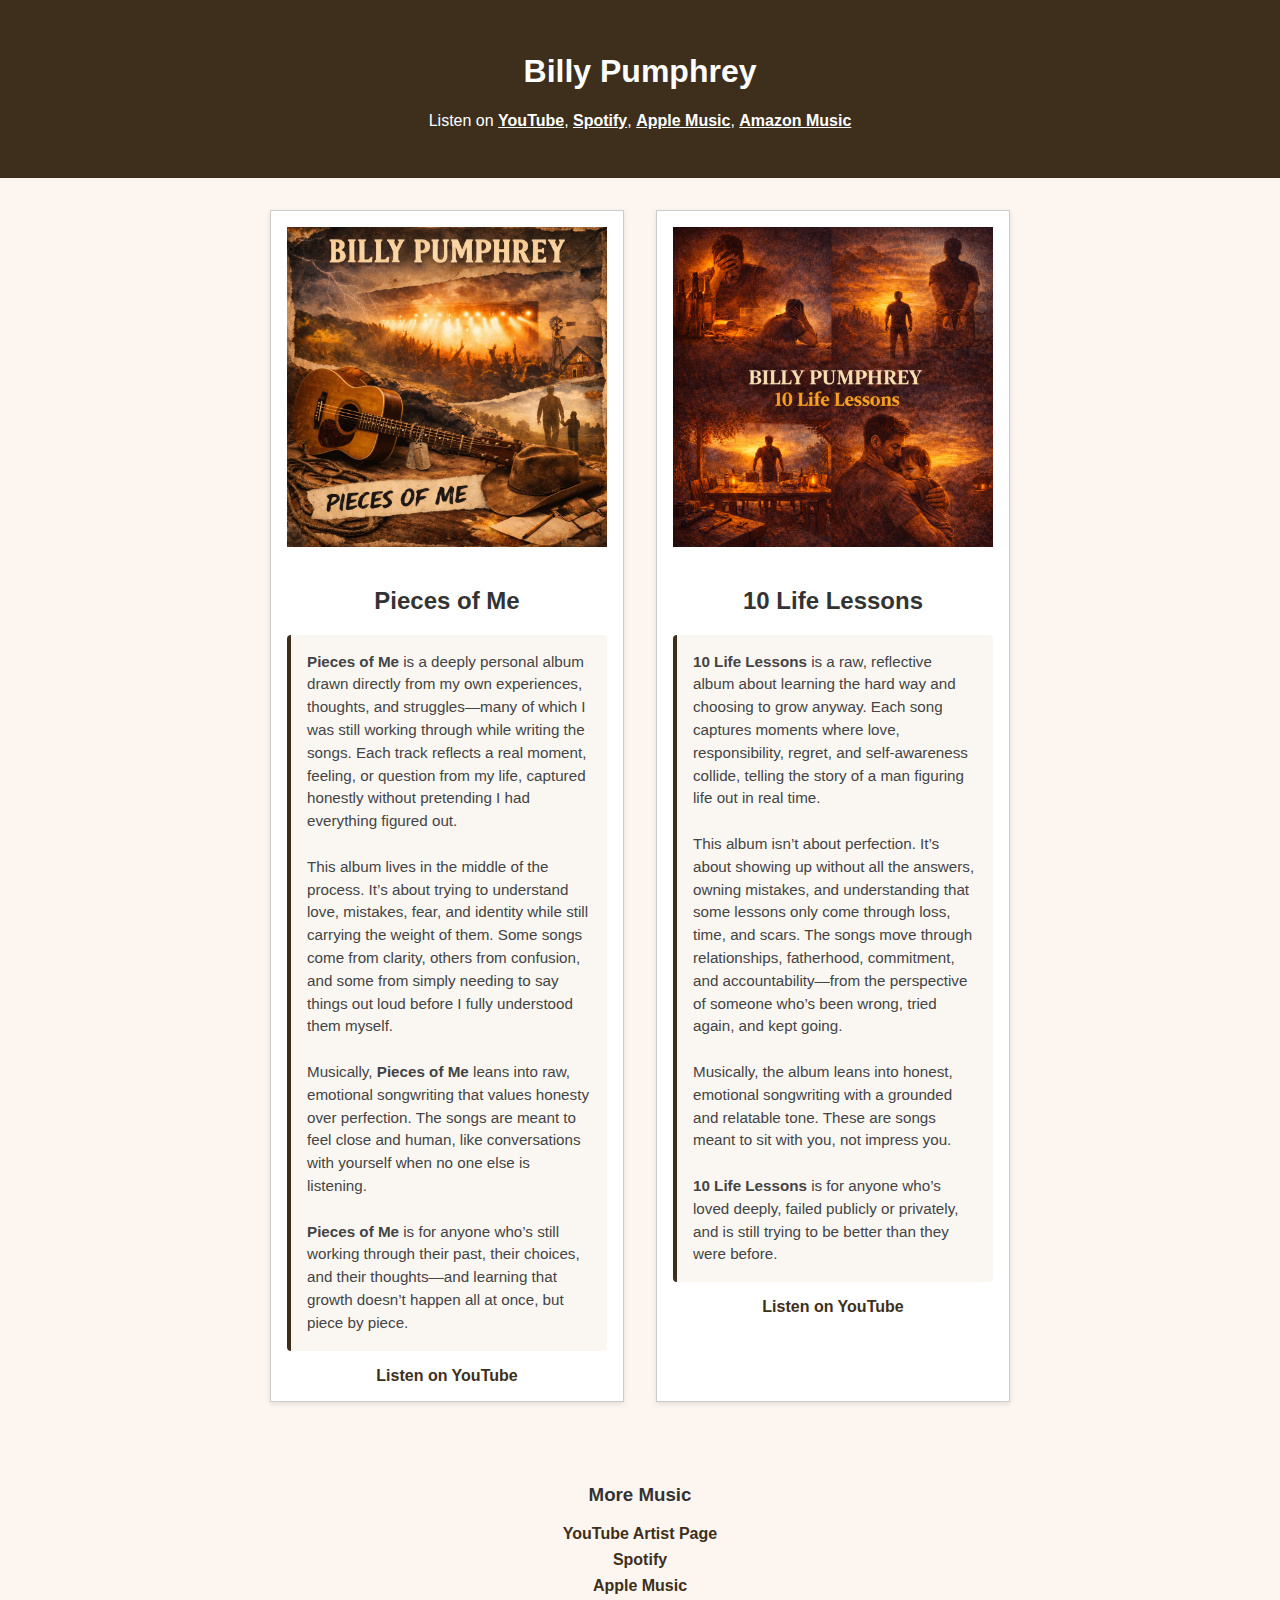
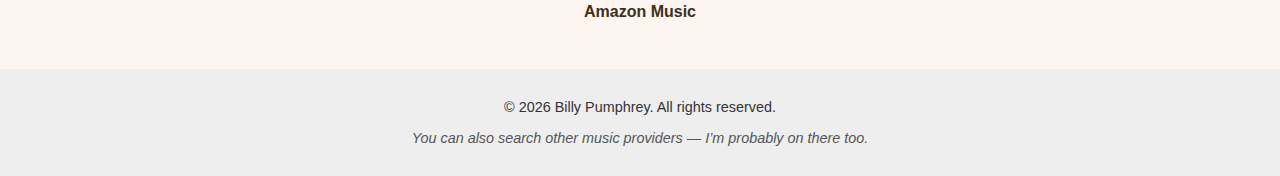
<file: index.html>
<!DOCTYPE html>
<html lang="en">
<head>
  <meta charset="UTF-8" />
  <meta name="viewport" content="width=device-width, initial-scale=1.0" />
  <title>Billy Pumphrey Music</title>
  <link rel="stylesheet" href="style.css" />
</head>

<body>
  <header>
    <h1>Billy Pumphrey</h1>
    <p>
      Listen on
      <a href="https://www.youtube.com/channel/UCyuW0DZxq4-MUfTFr3pD7OQ" target="_blank">YouTube</a>,
      <a href="https://open.spotify.com/artist/4pfG6lk3SzJBbZbkF9hlOQ?si=A4Jr8UPLSmqCt0quDJfJwA" target="_blank">Spotify</a>,
      <a href="https://music.apple.com/us/artist/billy-pumphrey/1863307547" target="_blank">Apple Music</a>,
      <a href="https://music.amazon.com/artists/B0GBVX6DVJ/billy-pumphrey?marketplaceId=ATVPDKIKX0DER&musicTerritory=US&ref=dm_sh_t16k13YJ8iGQN3SdUKdtjAj5p" target="_blank">Amazon Music</a>
    </p>
  </header>

  <section class="albums">

    <!-- Pieces of Me -->
    <div class="album">
      <img src="Pieces-of-Me.png" alt="Pieces of Me Album Cover" />
      <h2>Pieces of Me</h2>

      <p class="album-description">
        <strong>Pieces of Me</strong> is a deeply personal album drawn directly from my own experiences, thoughts, and struggles—many of which I was still working through while writing the songs. Each track reflects a real moment, feeling, or question from my life, captured honestly without pretending I had everything figured out.
        <br><br>
        This album lives in the middle of the process. It’s about trying to understand love, mistakes, fear, and identity while still carrying the weight of them. Some songs come from clarity, others from confusion, and some from simply needing to say things out loud before I fully understood them myself.
        <br><br>
        Musically, <strong>Pieces of Me</strong> leans into raw, emotional songwriting that values honesty over perfection. The songs are meant to feel close and human, like conversations with yourself when no one else is listening.
        <br><br>
        <strong>Pieces of Me</strong> is for anyone who’s still working through their past, their choices, and their thoughts—and learning that growth doesn’t happen all at once, but piece by piece.
      </p>

      <a href="https://www.youtube.com/watch?v=k-NLBc9-Dg4&list=OLAK5uy_nfqb8yIAorZtdRXIYQ8D21JcJdV-uedu8" target="_blank">Listen on YouTube</a>
    </div>

    <!-- 10 Life Lessons -->
    <div class="album">
      <img src="10-Life-Lessons.png" alt="10 Life Lessons Album Cover" />
      <h2>10 Life Lessons</h2>

      <p class="album-description">
        <strong>10 Life Lessons</strong> is a raw, reflective album about learning the hard way and choosing to grow anyway. Each song captures moments where love, responsibility, regret, and self-awareness collide, telling the story of a man figuring life out in real time.
        <br><br>
        This album isn’t about perfection. It’s about showing up without all the answers, owning mistakes, and understanding that some lessons only come through loss, time, and scars. The songs move through relationships, fatherhood, commitment, and accountability—from the perspective of someone who’s been wrong, tried again, and kept going.
        <br><br>
        Musically, the album leans into honest, emotional songwriting with a grounded and relatable tone. These are songs meant to sit with you, not impress you.
        <br><br>
        <strong>10 Life Lessons</strong> is for anyone who’s loved deeply, failed publicly or privately, and is still trying to be better than they were before.
      </p>

      <a href="https://www.youtube.com/watch?v=triD6fC0ynk&list=OLAK5uy_lt8kBAkqSB9NkPpB7BHxmyZFrA9e_Q7jc" target="_blank">Listen on YouTube</a>
    </div>

  </section>

  <section class="links">
    <h3>More Music</h3>
    <ul>
      <li><a href="https://www.youtube.com/channel/UCyuW0DZxq4-MUfTFr3pD7OQ" target="_blank">YouTube Artist Page</a></li>
      <li><a href="https://open.spotify.com/artist/4pfG6lk3SzJBbZbkF9hlOQ?si=A4Jr8UPLSmqCt0quDJfJwA" target="_blank">Spotify</a></li>
      <li><a href="https://music.apple.com/us/artist/billy-pumphrey/1863307547" target="_blank">Apple Music</a></li>
      <li><a href="https://music.amazon.com/artists/B0GBVX6DVJ/billy-pumphrey?marketplaceId=ATVPDKIKX0DER&musicTerritory=US&ref=dm_sh_t16k13YJ8iGQN3SdUKdtjAj5p" target="_blank">Amazon Music</a></li>
    </ul>
  </section>

  <footer>
    <p>&copy; 2026 Billy Pumphrey. All rights reserved.</p>
    <p class="note">You can also search other music providers — I’m probably on there too.</p>
  </footer>
</body>
</html>
</file>
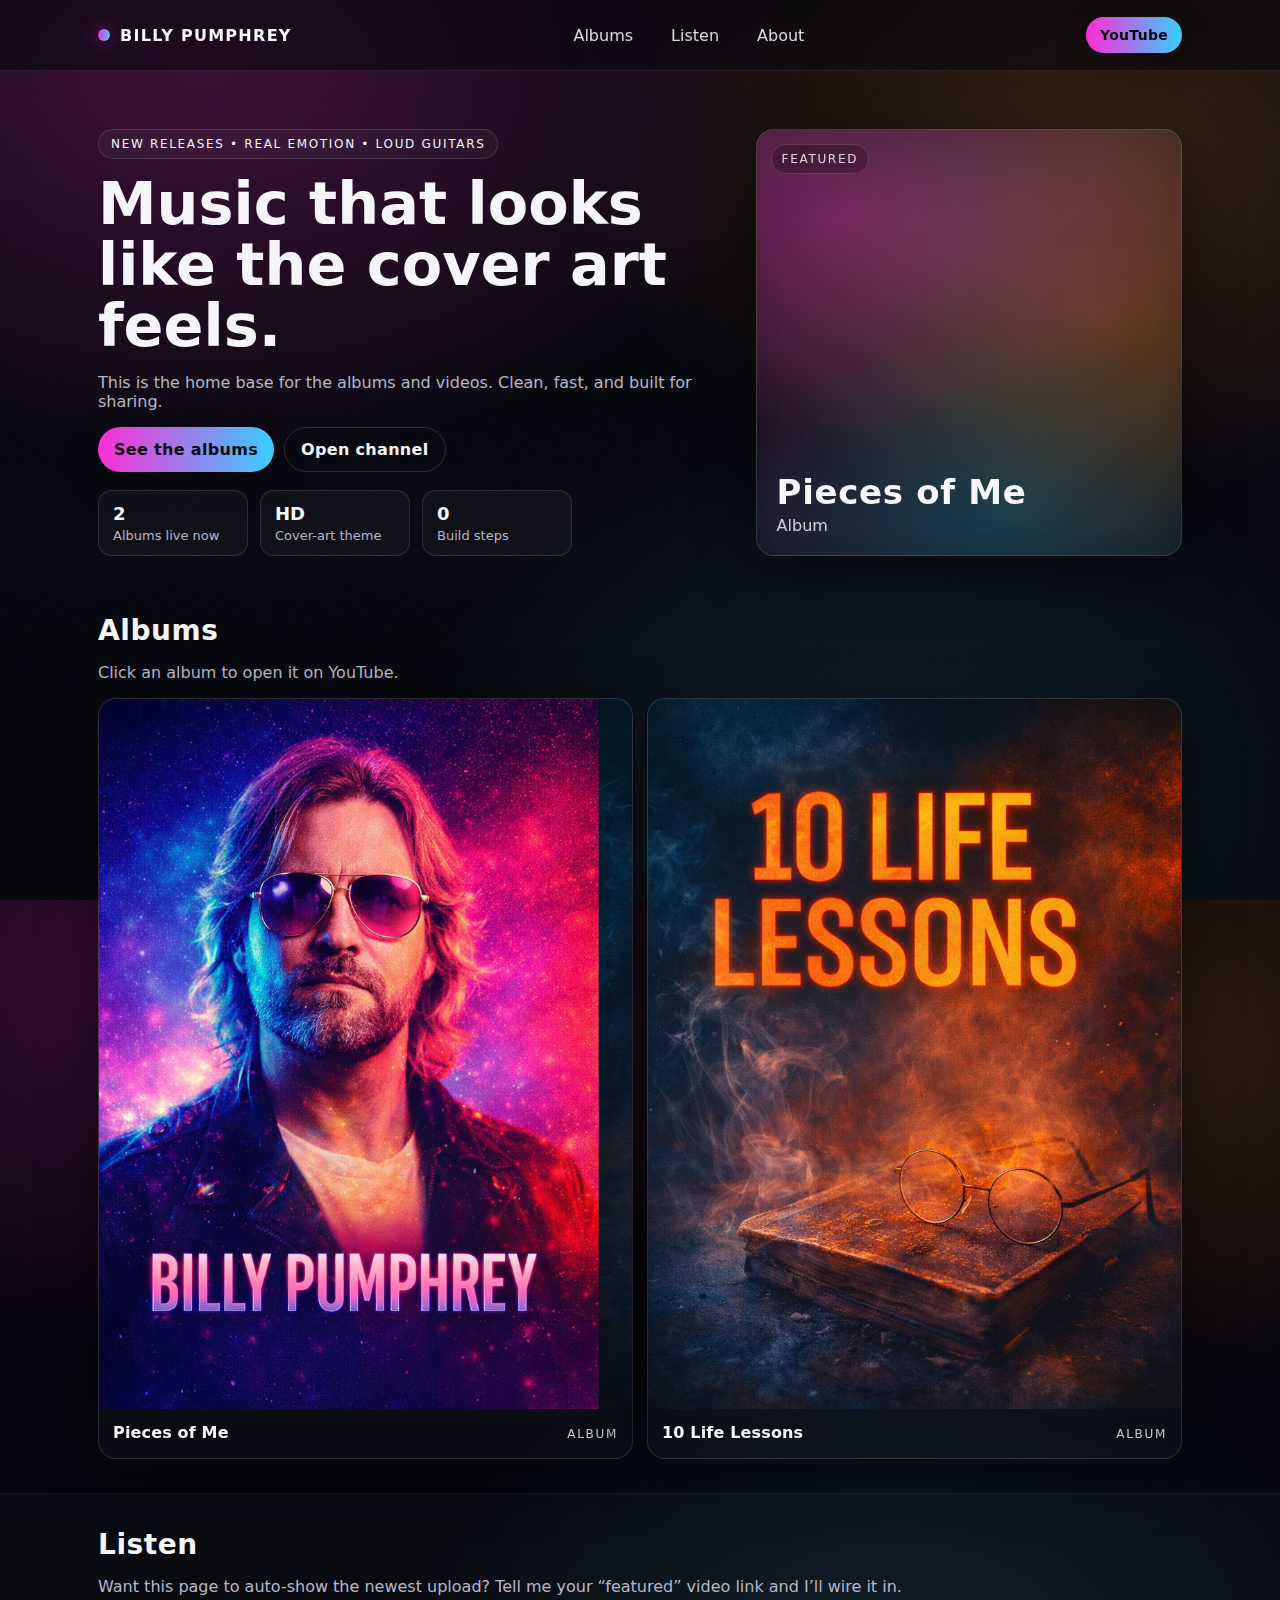
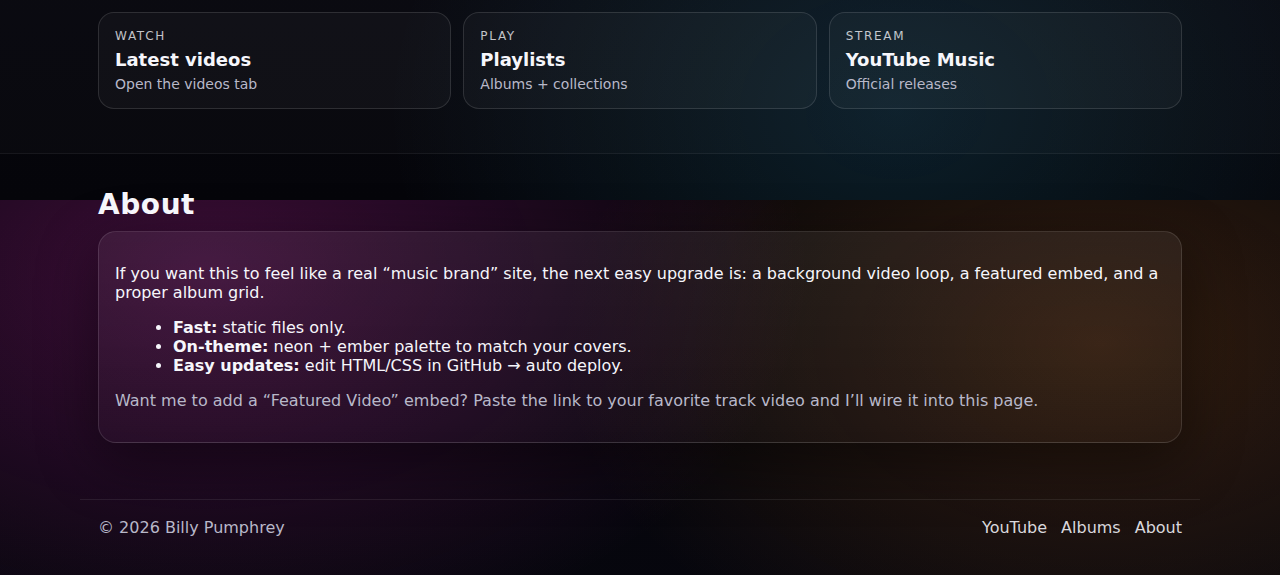
<file: billypumphrey_static_site/index.html>
<!doctype html>
<html lang="en">
<head>
  <meta charset="utf-8" />
  <meta name="viewport" content="width=device-width, initial-scale=1" />
  <title>Billy Pumphrey — Music</title>
  <meta name="description" content="Official music hub for Billy Pumphrey — albums, videos, and playlists." />
  <link rel="stylesheet" href="./styles.css" />
</head>
<body>
  <header class="topbar">
    <div class="wrap topbar__inner">
      <a class="logo" href="./">
        <span class="logo__mark" aria-hidden="true"></span>
        <span class="logo__text">Billy Pumphrey</span>
      </a>

      <nav class="nav">
        <a href="#albums">Albums</a>
        <a href="#listen">Listen</a>
        <a href="#about">About</a>
      </nav>

      <a class="btn btn--small" href="https://www.youtube.com/channel/UCyuW0DZxq4-MUfTFr3pD7OQ" target="_blank" rel="noopener">YouTube</a>
    </div>
  </header>

  <main>
    <section class="hero">
      <div class="wrap hero__inner">
        <div class="hero__copy">
          <div class="pill">New releases • Real emotion • Loud guitars</div>
          <h1>Music that looks like the cover art feels.</h1>
          <p class="muted">
            This is the home base for the albums and videos. Clean, fast, and built for sharing.
          </p>

          <div class="hero__cta">
            <a class="btn" href="#albums">See the albums</a>
            <a class="btn btn--ghost" href="https://www.youtube.com/channel/UCyuW0DZxq4-MUfTFr3pD7OQ" target="_blank" rel="noopener">Open channel</a>
          </div>

          <div class="hero__stats">
            <div class="stat">
              <div class="stat__k">2</div>
              <div class="stat__l">Albums live now</div>
            </div>
            <div class="stat">
              <div class="stat__k">HD</div>
              <div class="stat__l">Cover-art theme</div>
            </div>
            <div class="stat">
              <div class="stat__k">0</div>
              <div class="stat__l">Build steps</div>
            </div>
          </div>
        </div>

        <div class="hero__art" aria-hidden="true">
          <div class="glowcard">
            <div class="glowcard__label">Featured</div>
            <div class="glowcard__title">Pieces of Me</div>
            <div class="glowcard__sub">Album</div>
          </div>
        </div>
      </div>
    </section>

    <section id="albums" class="section">
      <div class="wrap">
        <h2>Albums</h2>
        <p class="muted">Click an album to open it on YouTube.</p>

        <div class="grid">
          <a class="album" href="https://www.youtube.com/playlist?list=OLAK5uy_nfqb8yIAorZtdRXIYQ8D21JcJdV-uedu8" target="_blank" rel="noopener">
            <img src="./assets/cover-pieces-of-me.png" alt="Pieces of Me — album cover" loading="lazy" />
            <div class="album__meta">
              <div class="album__title">Pieces of Me</div>
              <div class="album__tag">Album</div>
            </div>
          </a>

          <a class="album" href="https://music.youtube.com/browse/MPREb_cS4t3q2yhE2" target="_blank" rel="noopener">
            <img src="./assets/cover-10-life-lessons.png" alt="10 Life Lessons — album cover" loading="lazy" />
            <div class="album__meta">
              <div class="album__title">10 Life Lessons</div>
              <div class="album__tag">Album</div>
            </div>
          </a>
        </div>
      </div>
    </section>

    <section id="listen" class="section section--alt">
      <div class="wrap">
        <h2>Listen</h2>
        <p class="muted">
          Want this page to auto-show the newest upload? Tell me your “featured” video link and I’ll wire it in.
        </p>

        <div class="listen">
          <a class="cardlink" href="https://www.youtube.com/channel/UCyuW0DZxq4-MUfTFr3pD7OQ/videos" target="_blank" rel="noopener">
            <div class="cardlink__kicker">Watch</div>
            <div class="cardlink__title">Latest videos</div>
            <div class="cardlink__sub muted">Open the videos tab</div>
          </a>

          <a class="cardlink" href="https://www.youtube.com/channel/UCyuW0DZxq4-MUfTFr3pD7OQ/playlists" target="_blank" rel="noopener">
            <div class="cardlink__kicker">Play</div>
            <div class="cardlink__title">Playlists</div>
            <div class="cardlink__sub muted">Albums + collections</div>
          </a>

          <a class="cardlink" href="https://music.youtube.com/channel/UCyuW0DZxq4-MUfTFr3pD7OQ" target="_blank" rel="noopener">
            <div class="cardlink__kicker">Stream</div>
            <div class="cardlink__title">YouTube Music</div>
            <div class="cardlink__sub muted">Official releases</div>
          </a>
        </div>
      </div>
    </section>

    <section id="about" class="section">
      <div class="wrap">
        <h2>About</h2>
        <div class="about card">
          <p>
            If you want this to feel like a real “music brand” site, the next easy upgrade is:
            a background video loop, a featured embed, and a proper album grid.
          </p>
          <ul>
            <li><strong>Fast:</strong> static files only.</li>
            <li><strong>On-theme:</strong> neon + ember palette to match your covers.</li>
            <li><strong>Easy updates:</strong> edit HTML/CSS in GitHub → auto deploy.</li>
          </ul>
          <p class="muted">
            Want me to add a “Featured Video” embed? Paste the link to your favorite track video and I’ll wire it into this page.
          </p>
        </div>
      </div>
    </section>
  </main>

  <footer class="footer">
    <div class="wrap footer__inner">
      <div class="muted">© <span id="y"></span> Billy Pumphrey</div>
      <div class="footer__links">
        <a href="https://www.youtube.com/channel/UCyuW0DZxq4-MUfTFr3pD7OQ" target="_blank" rel="noopener">YouTube</a>
        <a href="#albums">Albums</a>
        <a href="#about">About</a>
      </div>
    </div>
  </footer>

  <script>
    document.getElementById("y").textContent = new Date().getFullYear();
  </script>
</body>
</html>
</file>
<file: style.css>
/* General layout */
body {
  font-family: 'Segoe UI', sans-serif;
  margin: 0;
  padding: 0;
  background-color: #fdf6f0;
  color: #333;
}

/* Header styling */
header {
  background-color: #3e2f1c;
  color: #fff;
  padding: 2rem;
  text-align: center;
}

header a {
  color: #ffffff;
  text-decoration: underline;
  font-weight: bold;
}

header a:hover {
  color: #ffd700;
}

/* Album section */
.albums {
  display: flex;
  justify-content: center;
  gap: 2rem;
  padding: 2rem;
  flex-wrap: wrap;
}

.album {
  background-color: #fff;
  border: 1px solid #ccc;
  padding: 1rem;
  width: 320px;
  text-align: center;
  box-shadow: 0 2px 5px rgba(0,0,0,0.1);
}

.album img {
  max-width: 100%;
  height: auto;
  margin-bottom: 1rem;
}

.album-description {
  text-align: left;
  font-size: 0.95rem;
  line-height: 1.5;
  color: #444;
  margin: 1rem 0;
  background: #faf7f3;
  padding: 1rem;
  border-left: 4px solid #3e2f1c;
  border-radius: 4px;
}

/* Streaming links section */
.links {
  text-align: center;
  padding: 2rem;
}

.links ul {
  list-style: none;
  padding: 0;
}

.links li {
  margin: 0.5rem 0;
}

/* Link styling */
a {
  color: #3e2f1c;
  text-decoration: none;
  font-weight: bold;
}

a:hover {
  text-decoration: underline;
  color: #a0522d;
}

/* Footer */
footer {
  background-color: #eee;
  text-align: center;
  padding: 1rem;
  font-size: 0.9rem;
}

.note {
  margin-top: 0.5rem;
  font-style: italic;
  color: #555;
}
</file>
<file: billypumphrey_static_site/styles.css>
/* Billy Pumphrey — Static Music Site
   Theme: neon + ember (matches Pieces of Me + 10 Life Lessons cover art)
*/

:root{
  --bg0:#05050a;
  --bg1:#07070f;
  --panel: rgba(255,255,255,.06);
  --panel2: rgba(255,255,255,.04);
  --border: rgba(255,255,255,.12);
  --text:#f6f6fb;
  --muted:#b8b8c9;

  --neon:#ff2bd6;
  --ice:#35d0ff;
  --ember:#ff8a1f;

  --max: 1120px;
  --r: 18px;

  --shadow: 0 18px 60px rgba(0,0,0,.45);
}

*{ box-sizing: border-box; }
html,body{ height:100%; }
body{
  margin:0;
  color:var(--text);
  font-family: ui-sans-serif, system-ui, -apple-system, Segoe UI, Roboto, Arial, sans-serif;

  /* Album-friendly lighting: neon (left) + ember (right) */
  background:
    radial-gradient(1100px 700px at 16% 8%, rgba(255,43,214,.22), transparent 55%),
    radial-gradient(900px 600px at 86% 16%, rgba(255,138,31,.18), transparent 60%),
    radial-gradient(850px 650px at 70% 90%, rgba(53,208,255,.12), transparent 60%),
    linear-gradient(180deg, var(--bg0) 0%, var(--bg1) 60%, var(--bg0) 100%);
}

/* subtle “cover sleeve” grain */
body::before{
  content:"";
  position: fixed;
  inset: 0;
  pointer-events: none;
  opacity: .07;
  background-image: url("data:image/svg+xml,%3Csvg xmlns='http://www.w3.org/2000/svg' width='180' height='180'%3E%3Cfilter id='n'%3E%3CfeTurbulence type='fractalNoise' baseFrequency='.8' numOctaves='3' stitchTiles='stitch'/%3E%3C/filter%3E%3Crect width='180' height='180' filter='url(%23n)' opacity='.55'/%3E%3C/svg%3E");
}

a{ color:inherit; text-decoration:none; }
a:hover{ color: var(--ice); }

.wrap{
  max-width: var(--max);
  margin: 0 auto;
  padding: 0 18px;
}

.muted{ color: var(--muted); }

.topbar{
  position: sticky;
  top: 0;
  z-index: 20;
  backdrop-filter: blur(10px);
  background: rgba(7,7,15,.55);
  border-bottom: 1px solid rgba(255,255,255,.08);
}

.topbar__inner{
  height: 70px;
  display:flex;
  align-items:center;
  justify-content:space-between;
  gap: 14px;
}

.logo{
  display:flex;
  align-items:center;
  gap: 10px;
  font-weight: 900;
  letter-spacing: .08em;
  text-transform: uppercase;
}

.logo__mark{
  width: 12px;
  height: 12px;
  border-radius: 999px;
  background: linear-gradient(90deg, var(--neon), var(--ice));
  box-shadow: 0 0 18px rgba(255,43,214,.55);
}

.nav{
  display:flex;
  gap: 16px;
  color: rgba(246,246,251,.88);
}

.nav a{
  padding: 10px 10px;
  border-radius: 999px;
  border: 1px solid transparent;
}

.nav a:hover{
  border-color: rgba(255,255,255,.12);
  background: rgba(255,255,255,.04);
}

.btn{
  display:inline-flex;
  align-items:center;
  justify-content:center;
  gap: 8px;
  padding: 12px 16px;
  border-radius: 999px;
  font-weight: 800;
  letter-spacing: .02em;
  background: linear-gradient(90deg, var(--neon), var(--ice));
  color: #07070f;
  border: 0;
  box-shadow: 0 10px 30px rgba(0,0,0,.35);
}

.btn:hover{ filter: brightness(1.04); }
.btn--ghost{
  background: transparent;
  color: var(--text);
  border: 1px solid rgba(255,255,255,.14);
  box-shadow: none;
}
.btn--small{
  padding: 10px 14px;
  font-size: 14px;
}

.hero{
  padding: 58px 0 24px;
}

.hero__inner{
  display:grid;
  grid-template-columns: 1.2fr .8fr;
  gap: 18px;
  align-items: stretch;
}

.pill{
  display:inline-block;
  padding: 7px 12px;
  border-radius: 999px;
  border: 1px solid rgba(255,255,255,.14);
  background: rgba(255,255,255,.04);
  font-size: 12px;
  letter-spacing: .14em;
  text-transform: uppercase;
}

h1{
  margin: 14px 0 10px;
  font-size: clamp(32px, 4.6vw, 62px);
  line-height: 1.04;
}

h2{
  margin: 0 0 10px;
  letter-spacing: .02em;
  font-size: clamp(22px, 2.3vw, 28px);
}

.hero__cta{
  display:flex;
  flex-wrap: wrap;
  gap: 10px;
  margin-top: 16px;
}

.hero__stats{
  display:flex;
  gap: 12px;
  margin-top: 18px;
  flex-wrap: wrap;
}

.stat{
  padding: 12px 14px;
  border-radius: 14px;
  border: 1px solid rgba(255,255,255,.12);
  background: rgba(255,255,255,.03);
  min-width: 150px;
}

.stat__k{
  font-weight: 900;
  font-size: 18px;
}
.stat__l{
  color: var(--muted);
  font-size: 13px;
  margin-top: 4px;
}

.hero__art{
  display:flex;
  align-items: stretch;
  justify-content: stretch;
}

.glowcard{
  width: 100%;
  border-radius: var(--r);
  border: 1px solid rgba(255,255,255,.12);
  background:
    radial-gradient(700px 400px at 22% 20%, rgba(255,43,214,.30), transparent 55%),
    radial-gradient(600px 360px at 80% 45%, rgba(255,138,31,.22), transparent 60%),
    radial-gradient(500px 300px at 60% 90%, rgba(53,208,255,.18), transparent 60%),
    linear-gradient(180deg, rgba(255,255,255,.06), rgba(255,255,255,.02));
  box-shadow: var(--shadow);
  padding: 20px;
  display:flex;
  flex-direction: column;
  justify-content: flex-end;
  position: relative;
  overflow:hidden;
}

.glowcard::after{
  content:"";
  position:absolute;
  inset:-2px;
  background: linear-gradient(90deg, rgba(255,43,214,.14), rgba(53,208,255,.10), rgba(255,138,31,.12));
  filter: blur(18px);
  opacity: .55;
  z-index: 0;
}

.glowcard > *{ position: relative; z-index: 1; }

.glowcard__label{
  position:absolute;
  top: 14px;
  left: 14px;
  font-size: 12px;
  letter-spacing: .14em;
  text-transform: uppercase;
  color: rgba(246,246,251,.85);
  padding: 7px 10px;
  border-radius: 999px;
  background: rgba(0,0,0,.25);
  border: 1px solid rgba(255,255,255,.14);
}

.glowcard__title{
  font-size: 34px;
  font-weight: 900;
  line-height: 1.02;
  letter-spacing: .02em;
}

.glowcard__sub{
  margin-top: 6px;
  color: rgba(246,246,251,.82);
}

.section{
  padding: 34px 0;
}

.section--alt{
  padding: 34px 0 44px;
  background: rgba(255,255,255,.02);
  border-top: 1px solid rgba(255,255,255,.06);
  border-bottom: 1px solid rgba(255,255,255,.06);
}

.grid{
  margin-top: 16px;
  display:grid;
  grid-template-columns: repeat(2, minmax(0,1fr));
  gap: 14px;
}

.album{
  border-radius: var(--r);
  border: 1px solid rgba(255,255,255,.12);
  background: linear-gradient(180deg, rgba(255,255,255,.06), rgba(255,255,255,.02));
  box-shadow: var(--shadow);
  overflow:hidden;
  display:flex;
  flex-direction: column;
  transform: translateZ(0);
}

.album img{
  width:100%;
  height: auto;
  display:block;
}

.album__meta{
  padding: 14px 14px 16px;
  display:flex;
  align-items: baseline;
  justify-content: space-between;
  gap: 10px;
}

.album__title{
  font-weight: 900;
  letter-spacing: .01em;
}

.album__tag{
  font-size: 12px;
  letter-spacing: .14em;
  text-transform: uppercase;
  color: rgba(246,246,251,.78);
}

.album:hover{
  transform: translateY(-2px);
  border-color: rgba(53,208,255,.22);
}

.listen{
  margin-top: 14px;
  display:grid;
  grid-template-columns: repeat(3, minmax(0,1fr));
  gap: 12px;
}

.card{
  border-radius: var(--r);
  border: 1px solid rgba(255,255,255,.12);
  background: linear-gradient(180deg, rgba(255,255,255,.06), rgba(255,255,255,.02));
  box-shadow: var(--shadow);
  padding: 16px;
}

.cardlink{
  border-radius: 16px;
  border: 1px solid rgba(255,255,255,.12);
  background: rgba(255,255,255,.03);
  padding: 16px;
  display:block;
}

.cardlink:hover{
  border-color: rgba(255,43,214,.22);
  background: rgba(255,255,255,.05);
}

.cardlink__kicker{
  font-size: 12px;
  letter-spacing: .14em;
  text-transform: uppercase;
  color: rgba(246,246,251,.78);
}

.cardlink__title{
  margin-top: 6px;
  font-weight: 900;
  font-size: 18px;
}

.cardlink__sub{
  margin-top: 6px;
  font-size: 14px;
}

.about ul{
  margin: 10px 0 0 18px;
}

.footer{
  padding: 22px 0 38px;
}

.footer__inner{
  display:flex;
  align-items:center;
  justify-content:space-between;
  gap: 12px;
  border-top: 1px solid rgba(255,255,255,.08);
  padding-top: 18px;
}

.footer__links{
  display:flex;
  gap: 14px;
  color: rgba(246,246,251,.88);
}

@media (max-width: 920px){
  .hero__inner{ grid-template-columns: 1fr; }
}

@media (max-width: 760px){
  .nav{ display:none; }
  .grid{ grid-template-columns: 1fr; }
  .listen{ grid-template-columns: 1fr; }
}
</file>
